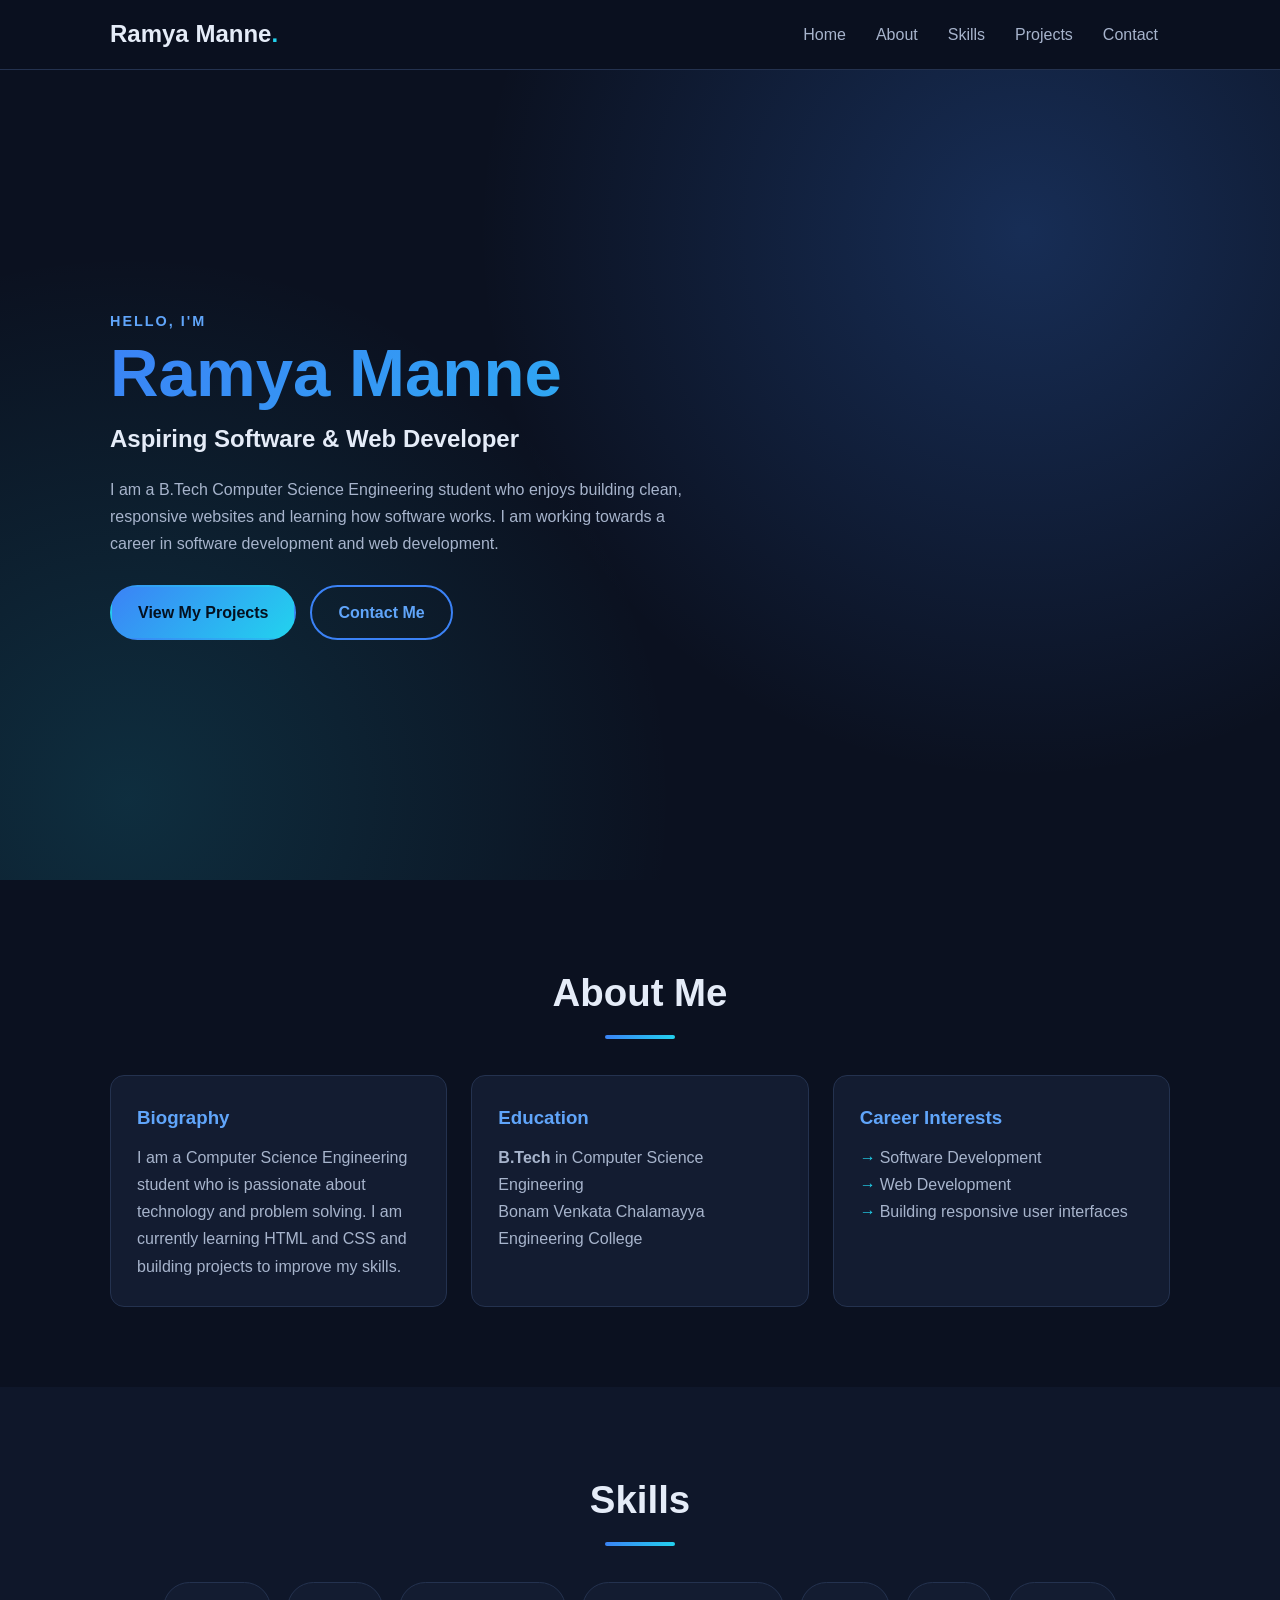
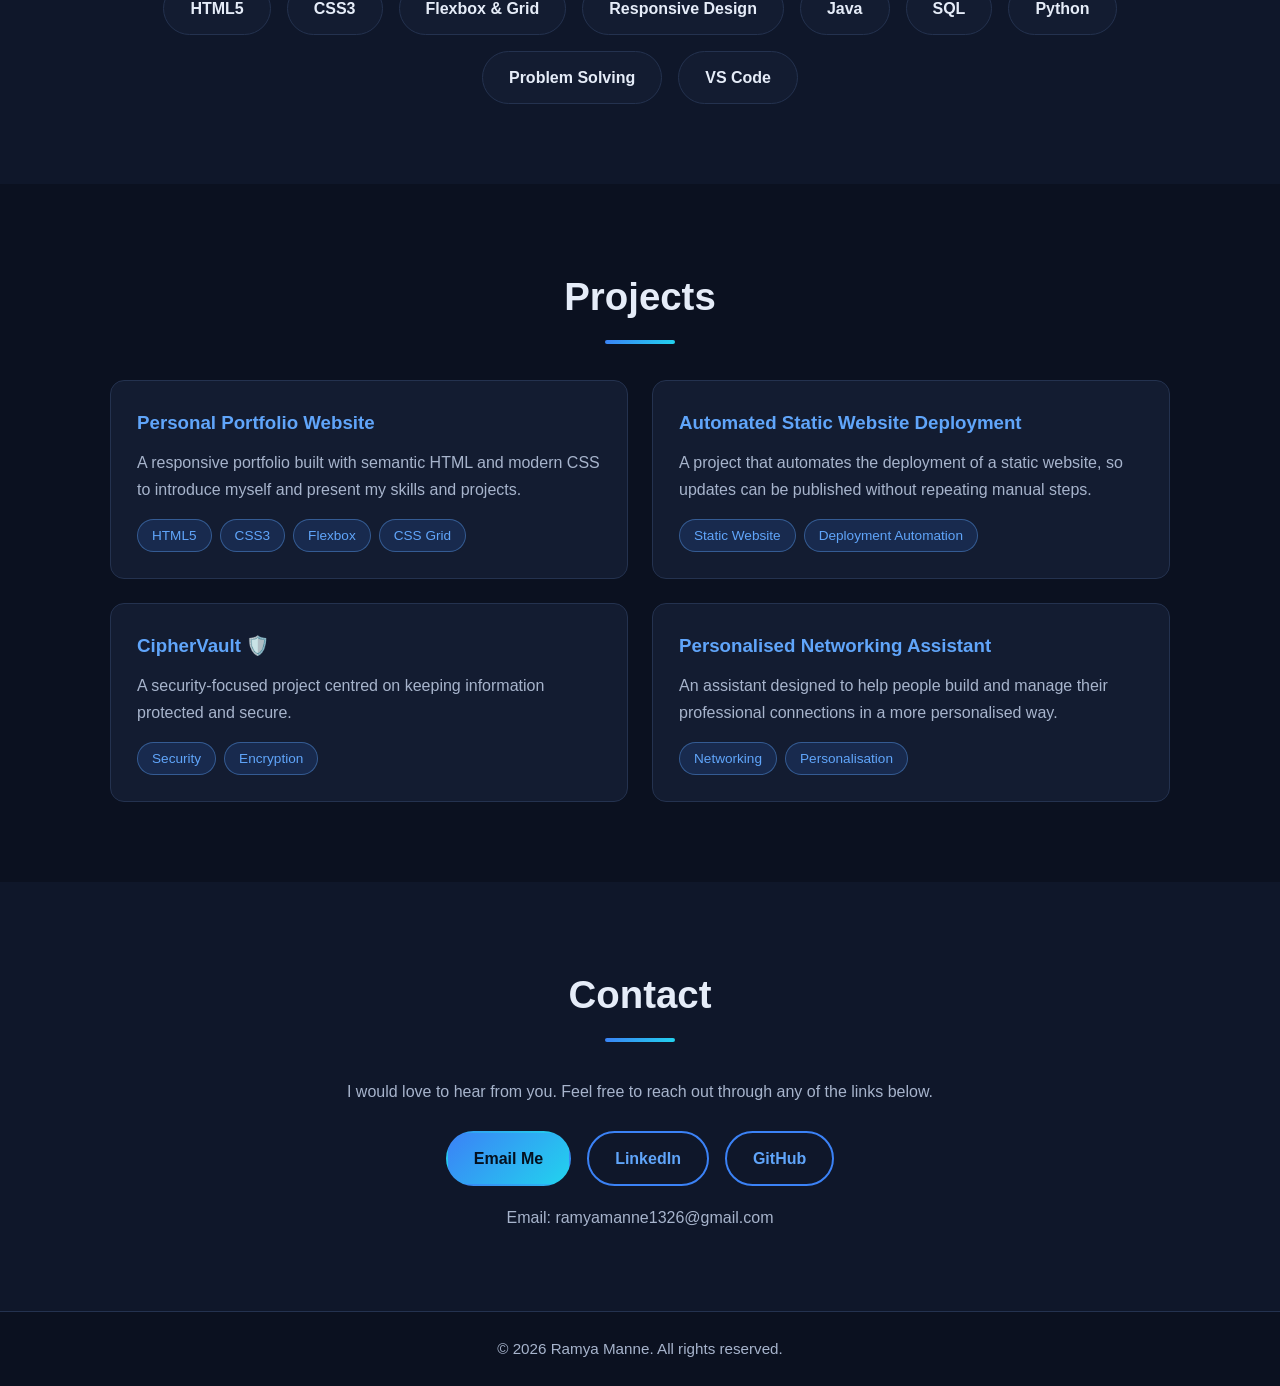
<file: index.html>
<!DOCTYPE html>
<html lang="en">
<head>
  <!-- Basic page setup: encoding + mobile-friendly viewport -->
  <meta charset="UTF-8">
  <meta name="viewport" content="width=device-width, initial-scale=1.0">
  <meta name="description" content="Personal portfolio of Ramya Manne, B.Tech Computer Science Engineering student interested in software and web development.">
  <title>Ramya Manne | Portfolio</title>

  <!-- Link to the external stylesheet -->
  <link rel="stylesheet" href="style.css">
</head>
<body>

  <!-- ============ HEADER / NAVIGATION ============ -->
  <header class="site-header">
    <nav class="navbar" aria-label="Main navigation">
      <a href="#home" class="logo">Ramya Manne<span>.</span></a>

      <!-- Mobile menu (no JavaScript): a hidden checkbox + a label styled as a
           hamburger button. When the checkbox is ticked, CSS shows the links. -->
      <input type="checkbox" id="menu-toggle" class="menu-toggle" aria-label="Open or close the navigation menu">
      <label for="menu-toggle" class="menu-icon" aria-hidden="true"><span></span></label>
      <meta name="viewport" content="width=device-width, initial-scale=1.0">
      <!-- Each link's href matches a section id below -->
      <ul class="nav-links">
        <li><a href="#home">Home</a></li>
        <li><a href="#about">About</a></li>
        <li><a href="#skills">Skills</a></li>
        <li><a href="#projects">Projects</a></li>
        <li><a href="#contact">Contact</a></li>
      </ul>
    </nav>
  </header>

  <main>

    <!-- ============ HOME / HERO ============ -->
    <section id="home" class="hero">
      <div class="container hero-content">
        <p class="eyebrow">Hello, I'm</p>
        <h1>Ramya Manne</h1>
        <p class="role">Aspiring Software &amp; Web Developer</p>
        <p class="intro">
          I am a B.Tech Computer Science Engineering student who enjoys
          building clean, responsive websites and learning how software
          works. I am working towards a career in software development
          and web development.
        </p>
        <div class="hero-buttons">
          <a href="#projects" class="btn btn-primary">View My Projects</a>
          <a href="#contact" class="btn btn-outline">Contact Me</a>
        </div>
      </div>
    </section>

    <!-- ============ ABOUT ME ============ -->
    <section id="about" class="section">
      <div class="container">
        <h2 class="section-title">About Me</h2>

        <div class="about-grid">
          <article class="card">
            <h3>Biography</h3>
            <p>
              I am a Computer Science Engineering student who is passionate
              about technology and problem solving. I am currently learning
              HTML and CSS and building projects to improve my skills.
            </p>
          </article>

          <article class="card">
            <h3>Education</h3>
            <p><strong>B.Tech</strong> in Computer Science Engineering</p>
            <p>Bonam Venkata Chalamayya Engineering College</p>
          </article>

          <article class="card">
            <h3>Career Interests</h3>
            <ul class="plain-list">
              <li>Software Development</li>
              <li>Web Development</li>
              <li>Building responsive user interfaces</li>
            </ul>
          </article>
        </div>
      </div>
    </section>

    <!-- ============ SKILLS ============ -->
    <section id="skills" class="section section-alt">
      <div class="container">
        <h2 class="section-title">Skills</h2>

        <ul class="skills-list">
          <li class="skill">HTML5</li>
          <li class="skill">CSS3</li>
          <li class="skill">Flexbox &amp; Grid</li>
          <li class="skill">Responsive Design</li>
          <li class="skill">Java</li>
          <li class="skill">SQL</li>
          <li class="skill">Python</li>
          <li class="skill">Problem Solving</li>
          <li class="skill">VS Code</li>
        </ul>
      </div>
    </section>

    <!-- ============ PROJECTS ============ -->
    <section id="projects" class="section">
      <div class="container">
        <h2 class="section-title">Projects</h2>

        <!-- TIP: the descriptions and technology tags for the three newest
             projects are based on their titles only. Edit them so they
             match what you actually built and used. -->
        <div class="projects-grid">

          <article class="card project-card">
            <h3>Personal Portfolio Website</h3>
            <p>
              A responsive portfolio built with semantic HTML and modern CSS
              to introduce myself and present my skills and projects.
            </p>
            <ul class="tech-tags" aria-label="Technologies used">
              <li>HTML5</li>
              <li>CSS3</li>
              <li>Flexbox</li>
              <li>CSS Grid</li>
            </ul>
          </article>

          <article class="card project-card">
            <h3>Automated Static Website Deployment</h3>
            <p>
              A project that automates the deployment of a static website,
              so updates can be published without repeating manual steps.
            </p>
            <ul class="tech-tags" aria-label="Technologies used">
              <li>Static Website</li>
              <li>Deployment Automation</li>
            </ul>
          </article>

          <article class="card project-card">
            <h3>CipherVault <span aria-hidden="true">🛡️</span></h3>
            <p>
              A security-focused project centred on keeping information
              protected and secure.
            </p>
            <ul class="tech-tags" aria-label="Technologies used">
              <li>Security</li>
              <li>Encryption</li>
            </ul>
          </article>

          <article class="card project-card">
            <h3>Personalised Networking Assistant</h3>
            <p>
              An assistant designed to help people build and manage their
              professional connections in a more personalised way.
            </p>
            <ul class="tech-tags" aria-label="Technologies used">
              <li>Networking</li>
              <li>Personalisation</li>
            </ul>
          </article>

        </div>
      </div>
    </section>

    <!-- ============ CONTACT ============ -->
    <section id="contact" class="section section-alt">
      <div class="container">
        <h2 class="section-title">Contact</h2>
        <p class="contact-text">
          I would love to hear from you. Feel free to reach out through
          any of the links below.
        </p>

        <ul class="contact-list">
          <li>
            <a href="mailto:ramyamanne1326@gmail.com" class="btn btn-primary">Email Me</a>
          </li>
          <li>
            <a href="https://www.linkedin.com/in/ramya-manne-57ba48350" target="_blank" rel="noopener" class="btn btn-outline">LinkedIn</a>
          </li>
          <li>
            <a href="https://github.com/Ramyamanne" target="_blank" rel="noopener" class="btn btn-outline">GitHub</a>
          </li>
        </ul>
        <p class="contact-email">Email: ramyamanne1326@gmail.com</p>
      </div>
    </section>

  </main>

  <!-- ============ FOOTER ============ -->
  <footer class="site-footer">
    <p>&copy; 2026 Ramya Manne. All rights reserved.</p>
  </footer>

</body>
</html>
</file>
<file: style.css>
/* =====================================================
   1. CSS VARIABLES - change colours here, they update everywhere
   ===================================================== */
:root {
  --bg: #0b1120;            /* main dark background */
  --bg-alt: #0f172a;        /* slightly lighter section background */
  --card: #131c31;          /* card background */
  --border: #24324f;        /* subtle borders */
  --text: #e5ecf8;          /* main text (high contrast on dark) */
  --muted: #a7b4cc;         /* secondary text */
  --blue: #3b82f6;          /* main blue accent */
  --blue-light: #60a5fa;    /* lighter blue for highlights */
  --cyan: #22d3ee;          /* gradient partner colour */
  --gradient: linear-gradient(135deg, var(--blue), var(--cyan));
  --radius: 14px;
}

/* =====================================================
   2. GLOBAL / RESET STYLES
   ===================================================== */
* {
  box-sizing: border-box; /* padding stays inside element width */
  margin: 0;
  padding: 0;
}

html {
  scroll-behavior: smooth; /* smooth jump when clicking nav links */
  scroll-padding-top: 80px; /* keeps headings visible under sticky header */
}

body {
  font-family: "Segoe UI", Roboto, Arial, sans-serif;
  background: var(--bg);
  color: var(--text);
  line-height: 1.7;
  overflow-x: hidden; /* avoids horizontal scrollbar */
  overflow-wrap: break-word; /* long words/emails wrap instead of overflowing */
}

/* Stops iPhones from enlarging text when the phone is rotated */
html {
  -webkit-text-size-adjust: 100%;
  text-size-adjust: 100%;
}

/* Images/graphics never become wider than their container */
img,
svg {
  max-width: 100%;
  height: auto;
}

a {
  color: inherit;
  text-decoration: none;
}

ul {
  list-style: none;
}

/* Centers content and limits its width */
.container {
  width: 100%;
  max-width: 1100px;
  margin: 0 auto;
  padding: 0 20px;
}

/* Visible keyboard focus for accessibility */
a:focus-visible {
  outline: 3px solid var(--cyan);
  outline-offset: 3px;
}

/* =====================================================
   3. HEADER / NAVIGATION
   ===================================================== */
.site-header {
  position: sticky;
  top: 0;
  z-index: 100;
  background: rgba(11, 17, 32, 0.92);
  border-bottom: 1px solid var(--border);
  backdrop-filter: blur(8px);
}

/* Flexbox: logo on the left, links on the right */
.navbar {
  position: relative;
  max-width: 1100px;
  margin: 0 auto;
  padding: 14px 20px;
  display: flex;
  justify-content: space-between;
  align-items: center;
  flex-wrap: wrap;
  gap: 10px;
}

.logo {
  font-size: 1.5rem;
  font-weight: 700;
}

.logo span {
  color: var(--cyan);
}

.nav-links {
  display: flex;
  flex-wrap: wrap;
  gap: 6px;
}

.nav-links a {
  position: relative;
  display: block;
  padding: 6px 12px;
  color: var(--muted);
  border-radius: 8px;
  transition: color 0.3s, background 0.3s;
}

/* Hover and focus effect for links */
.nav-links a:hover,
.nav-links a:focus-visible {
  color: #fff;
  background: rgba(59, 130, 246, 0.2);
}

/* =====================================================
   4. HERO / HOME SECTION
   ===================================================== */
.hero {
  min-height: 90vh;
  display: flex;
  align-items: center;
  /* Gradient glow behind the text */
  background:
    radial-gradient(circle at 80% 20%, rgba(59, 130, 246, 0.25), transparent 45%),
    radial-gradient(circle at 10% 90%, rgba(34, 211, 238, 0.15), transparent 40%),
    var(--bg);
  padding: 60px 0;
}

/* Fade-in-up animation applies to each item inside the hero */
.hero-content > * {
  animation: fadeUp 0.9s ease both;
}
.hero-content > *:nth-child(2) { animation-delay: 0.15s; }
.hero-content > *:nth-child(3) { animation-delay: 0.3s; }
.hero-content > *:nth-child(4) { animation-delay: 0.45s; }
.hero-content > *:nth-child(5) { animation-delay: 0.6s; }

.eyebrow {
  color: var(--blue-light);
  font-weight: 600;
  letter-spacing: 2px;
  text-transform: uppercase;
  font-size: 0.9rem;
}

.hero h1 {
  font-size: clamp(2rem, 8vw, 4.2rem); /* scales with screen size */
  line-height: 1.15;
  /* gradient text */
  background: var(--gradient);
  -webkit-background-clip: text;
  background-clip: text;
  color: transparent;
}

.role {
  font-size: clamp(1.1rem, 3vw, 1.5rem);
  margin: 8px 0 16px;
  font-weight: 600;
}

.intro {
  max-width: 600px;
  color: var(--muted);
  margin-bottom: 28px;
}

.hero-buttons {
  display: flex;
  flex-wrap: wrap;
  gap: 14px;
}

/* =====================================================
   5. BUTTONS
   ===================================================== */
.btn {
  display: inline-block;
  padding: 12px 26px;
  border-radius: 50px;
  font-weight: 600;
  border: 2px solid transparent;
  transition: transform 0.3s, box-shadow 0.3s, background 0.3s, color 0.3s;
}

.btn-primary {
  background: var(--gradient);
  color: #04101f; /* dark text keeps contrast on bright gradient */
}

.btn-outline {
  border-color: var(--blue);
  color: var(--blue-light);
}

/* Hover and focus: lift up + glow */
.btn:hover,
.btn:focus-visible {
  transform: translateY(-3px);
  box-shadow: 0 8px 22px rgba(59, 130, 246, 0.4);
}

.btn-outline:hover,
.btn-outline:focus-visible {
  background: var(--blue);
  color: #fff;
}

/* =====================================================
   6. GENERAL SECTION STYLES
   ===================================================== */
.section {
  padding: 80px 0;
}

.section-alt {
  background: var(--bg-alt);
}

.section-title {
  font-size: clamp(1.8rem, 5vw, 2.4rem);
  margin-bottom: 36px;
  text-align: center;
}

/* Small gradient line under each title */
.section-title::after {
  content: "";
  display: block;
  width: 70px;
  height: 4px;
  margin: 10px auto 0;
  border-radius: 4px;
  background: var(--gradient);
}

/* Shared card style (About + Projects) */
.card {
  background: var(--card);
  border: 1px solid var(--border);
  border-radius: var(--radius);
  padding: 26px;
  transition: transform 0.3s, border-color 0.3s, box-shadow 0.3s;
}

.card:hover {
  transform: translateY(-6px);
  border-color: var(--blue);
  box-shadow: 0 12px 30px rgba(59, 130, 246, 0.2);
}

.card h3 {
  color: var(--blue-light);
  margin-bottom: 10px;
}

.card p {
  color: var(--muted);
}

/* =====================================================
   7. ABOUT SECTION (CSS Grid)
   ===================================================== */
.about-grid {
  display: grid;
  grid-template-columns: repeat(3, 1fr);
  gap: 24px;
}

.plain-list li {
  color: var(--muted);
  padding-left: 20px;
  position: relative;
}

.plain-list li::before {
  content: "\2192"; /* arrow symbol */
  position: absolute;
  left: 0;
  color: var(--cyan);
}

/* =====================================================
   8. SKILLS SECTION (Flexbox chips)
   ===================================================== */
.skills-list {
  display: flex;
  flex-wrap: wrap;
  justify-content: center;
  gap: 16px;
}

.skill {
  padding: 12px 26px;
  background: var(--card);
  border: 1px solid var(--border);
  border-radius: 50px;
  font-weight: 600;
  transition: transform 0.3s, background 0.3s, border-color 0.3s;
}

.skill:hover {
  transform: translateY(-4px) scale(1.05);
  background: rgba(59, 130, 246, 0.2);
  border-color: var(--blue);
}

/* =====================================================
   9. PROJECTS SECTION (CSS Grid)
   ===================================================== */
.projects-grid {
  display: grid;
  grid-template-columns: repeat(2, 1fr);
  gap: 24px;
}

.tech-tags {
  display: flex;
  flex-wrap: wrap;
  gap: 8px;
  margin-top: 16px;
}

.tech-tags li {
  padding: 4px 14px;
  font-size: 0.85rem;
  color: var(--blue-light);
  background: rgba(59, 130, 246, 0.15);
  border: 1px solid rgba(96, 165, 250, 0.4);
  border-radius: 50px;
}

/* =====================================================
   10. CONTACT SECTION
   ===================================================== */
.contact-text,
.contact-email {
  text-align: center;
  color: var(--muted);
  overflow-wrap: anywhere; /* long email addresses wrap on small phones */
}

.contact-list {
  display: flex;
  flex-wrap: wrap;
  justify-content: center;
  gap: 16px;
  margin: 26px 0 18px;
}

/* =====================================================
   11. FOOTER
   ===================================================== */
.site-footer {
  text-align: center;
  padding: 24px 20px;
  border-top: 1px solid var(--border);
  color: var(--muted);
  font-size: 0.95rem;
}

/* =====================================================
   12. ANIMATION
   ===================================================== */
@keyframes fadeUp {
  from {
    opacity: 0;
    transform: translateY(30px);
  }
  to {
    opacity: 1;
    transform: translateY(0);
  }
}

/* Respect users who prefer less motion */
@media (prefers-reduced-motion: reduce) {
  * {
    animation: none !important;
    transition: none !important;
    scroll-behavior: auto !important;
  }
}

/* =====================================================
   13. RESPONSIVE DESIGN (media queries)
   ===================================================== */

/* The hamburger button is hidden on laptops and tablets.
   It is switched on inside the phone media query below. */
.menu-toggle,
.menu-icon {
  display: none;
}

/* ---------- Tablet: 900px and below ---------- */
@media (max-width: 900px) {
  .about-grid {
    grid-template-columns: 1fr 1fr; /* 2 columns */
  }

  /* The 3rd card spans the full row so there is no empty gap */
  .about-grid .card:last-child {
    grid-column: 1 / -1;
  }

  .section {
    padding: 70px 0;
  }
}

/* ---------- Phones: 700px and below ---------- */
@media (max-width: 700px) {

  /* --- Mobile navigation (hamburger menu, CSS only) --- */
  .navbar {
    gap: 0; /* no extra space under the logo when menu is closed */
  }

  /* The checkbox is invisible but still reachable with a keyboard */
  .menu-toggle {
    display: block;
    position: absolute;
    opacity: 0;
    pointer-events: none;
  }

  /* The hamburger button (44px = comfortable thumb tap size) */
  .menu-icon {
    display: flex;
    align-items: center;
    justify-content: center;
    width: 44px;
    height: 44px;
    cursor: pointer;
    border: 1px solid var(--border);
    border-radius: 10px;
  }

  /* Keyboard focus ring on the button */
  .menu-toggle:focus-visible + .menu-icon {
    outline: 3px solid var(--cyan);
    outline-offset: 3px;
  }

  /* Draw the three bars: middle bar = span, top/bottom = pseudo-elements */
  .menu-icon span,
  .menu-icon span::before,
  .menu-icon span::after {
    display: block;
    width: 22px;
    height: 2px;
    background: var(--text);
    border-radius: 2px;
    transition: transform 0.3s, background 0.3s;
  }

  .menu-icon span {
    position: relative;
  }

  .menu-icon span::before,
  .menu-icon span::after {
    content: "";
    position: absolute;
    left: 0;
  }

  .menu-icon span::before { top: -7px; }
  .menu-icon span::after  { top: 7px; }

  /* When the menu is open, turn the bars into an "X" */
  .menu-toggle:checked + .menu-icon span {
    background: transparent;
  }
  .menu-toggle:checked + .menu-icon span::before {
    transform: translateY(7px) rotate(45deg);
  }
  .menu-toggle:checked + .menu-icon span::after {
    transform: translateY(-7px) rotate(-45deg);
  }

  /* The links: stacked in one column and collapsed by default */
  .nav-links {
    flex-direction: column;
    flex-basis: 100%;
    gap: 4px;
    max-height: 0;
    overflow: hidden;
    visibility: hidden; /* keeps hidden links out of keyboard tab order */
    transition: max-height 0.4s ease, visibility 0s linear 0.4s;
  }

  .nav-links a {
    padding: 14px 16px; /* big, easy-to-tap links */
  }

  /* Open state: the checkbox is ticked, so show the links */
  .menu-toggle:checked ~ .nav-links {
    max-height: 360px;
    visibility: visible;
    padding-bottom: 8px;
    transition: max-height 0.4s ease, visibility 0s;
  }

  /* --- Layout --- */
  .about-grid,
  .projects-grid {
    grid-template-columns: 1fr; /* stack cards in one column */
  }

  .section {
    padding: 56px 0;
  }

  .hero {
    min-height: auto;
    padding: 60px 0;
  }

  /* Full-width buttons are easy to tap */
  .hero-buttons,
  .contact-list {
    flex-direction: column;
    align-items: stretch;
  }

  .hero-buttons .btn,
  .contact-list .btn {
    width: 100%;
    text-align: center;
  }

  .skill {
    padding: 10px 20px;
    font-size: 0.95rem;
  }
}

/* ---------- Small phones: 430px and below ---------- */
@media (max-width: 430px) {
  .container {
    padding: 0 16px;
  }

  .navbar {
    padding: 10px 16px;
  }

  .card {
    padding: 20px;
  }

  .skills-list {
    gap: 10px;
  }

  .tech-tags li {
    font-size: 0.8rem;
    padding: 4px 12px;
  }
}

/* ---------- Very small phones (e.g. 320px wide) ---------- */
@media (max-width: 340px) {
  .logo {
    font-size: 1.3rem;
  }

  .skill {
    padding: 8px 16px;
    font-size: 0.9rem;
  }

  .btn {
    padding: 12px 18px;
  }
}
</file>
